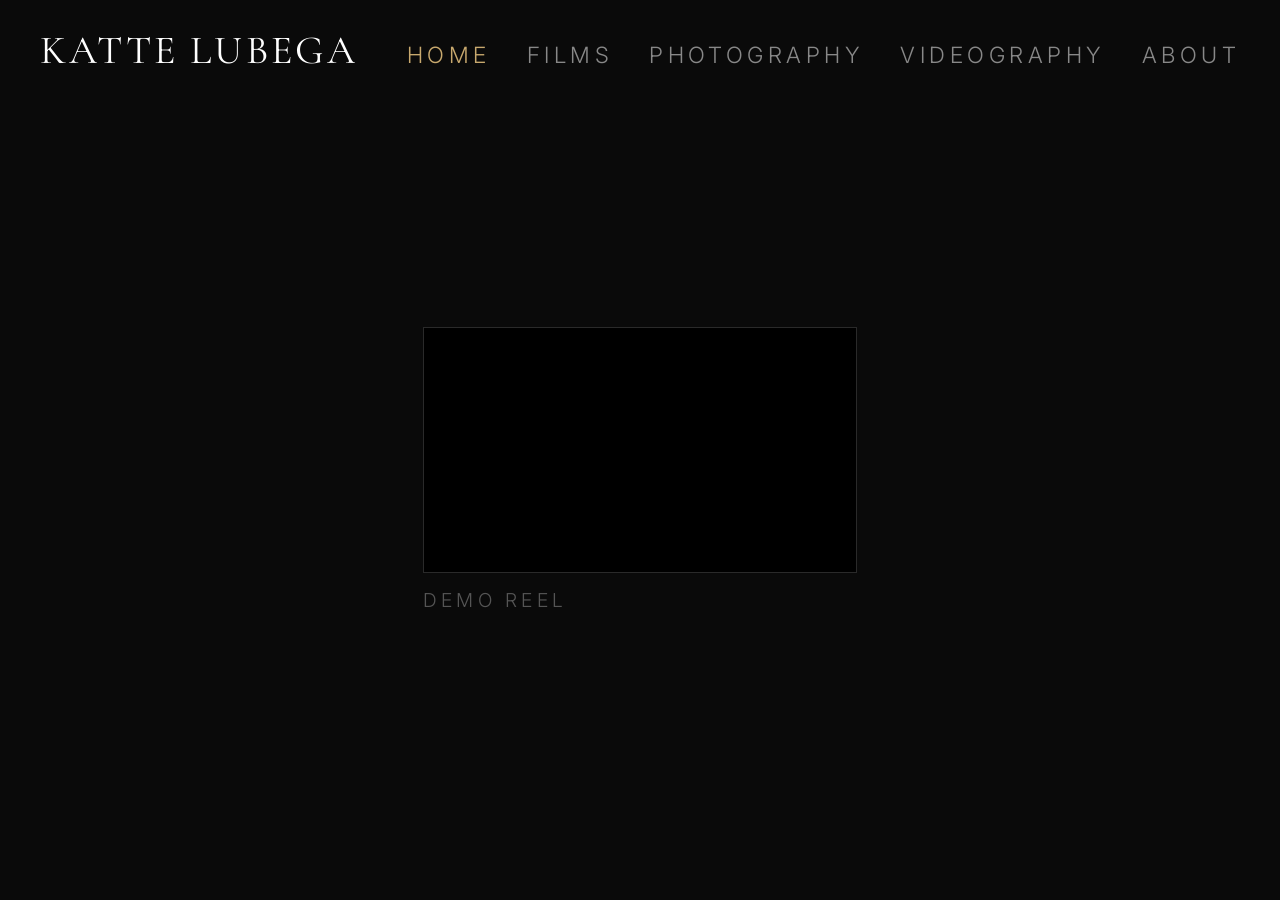
<file: index.html>
<!DOCTYPE html>
<html lang="en">
<head>
  <meta charset="UTF-8" />
  <meta name="viewport" content="width=device-width, initial-scale=1.0" />
  <title>Portfolio — Home</title>
  <meta name="description" content="Filmmaking portfolio — films, photography, videography." />

  <!-- Fonts -->
  <link rel="preconnect" href="https://fonts.googleapis.com" />
  <link rel="preconnect" href="https://fonts.gstatic.com" crossorigin />
  <link href="https://fonts.googleapis.com/css2?family=Cormorant+Garamond:wght@300;400;500&family=Inter:wght@300;400&display=swap" rel="stylesheet" />
  <!-- Icons -->
  <link rel="stylesheet" href="https://cdn.jsdelivr.net/npm/@fortawesome/fontawesome-free@6.4.0/css/all.min.css" />

  <link rel="stylesheet" href="css/style.css" />

  <style>
    /* Home-only overrides */
    body { overflow-x: hidden; }   /* prevent horizontal scroll, allow vertical if needed */

    /* subtle grain overlay */
    body::after {
      content: '';
      position: fixed;
      inset: 0;
      background-image: url("data:image/svg+xml,%3Csvg viewBox='0 0 256 256' xmlns='http://www.w3.org/2000/svg'%3E%3Cfilter id='n'%3E%3CfeTurbulence type='fractalNoise' baseFrequency='0.9' numOctaves='4' stitchTiles='stitch'/%3E%3C/filter%3E%3Crect width='100%25' height='100%25' filter='url(%23n)' opacity='0.04'/%3E%3C/svg%3E");
      pointer-events: none;
      z-index: 0;
      opacity: 0.5;
    }

    #home-page { z-index: 1; }

    #site-nav { background: transparent !important; border-bottom: none !important; }
  </style>
</head>
<body>

  <!-- ── Navigation ─────────────────────────────────── -->
  <nav id="site-nav">
    <a class="nav-name" id="nav-name-link" href="index.html">Your name</a>

    <ul class="nav-links" id="nav-links">
      <!-- rendered by nav.js -->
    </ul>

    <button class="nav-hamburger" id="hamburger-btn" aria-label="Menu">
      <span></span><span></span><span></span>
    </button>
  </nav>

  <!-- Mobile Overlay -->
  <div class="nav-mobile-overlay" id="mobile-overlay"></div>

  <!-- ── Home: full-screen video ────────────────────── -->
  <main id="home-page">
    <div class="home-video-wrap" id="home-video-container">
      <!-- Vimeo embed injected by render.js -->
    </div>
  </main>

  <!-- Scripts -->
  <script src="data/config.js"></script>
  <script src="js/nav.js"></script>
  <script src="js/main.js"></script>
  <script>
    renderNav();

    /* ── Inject home video ── */
    (function() {
      const h = CONFIG.home;
      const wrap = document.getElementById('home-video-container');
      wrap.innerHTML = `
        <div class="vimeo-wrapper">
          <iframe
            src="https://player.vimeo.com/video/${h.vimeoId}?autoplay=0&color=c8a96e&title=0&byline=0&portrait=0"
            allow="autoplay; fullscreen; picture-in-picture; allowfullscreen"
            title="${h.title}">
          </iframe>
        </div>
        <p class="home-video-title">${h.subtitle}</p>
      `;
    })();

    /* Update page title */
    document.title = CONFIG.name;
  </script>
</body>
</html>
</file>
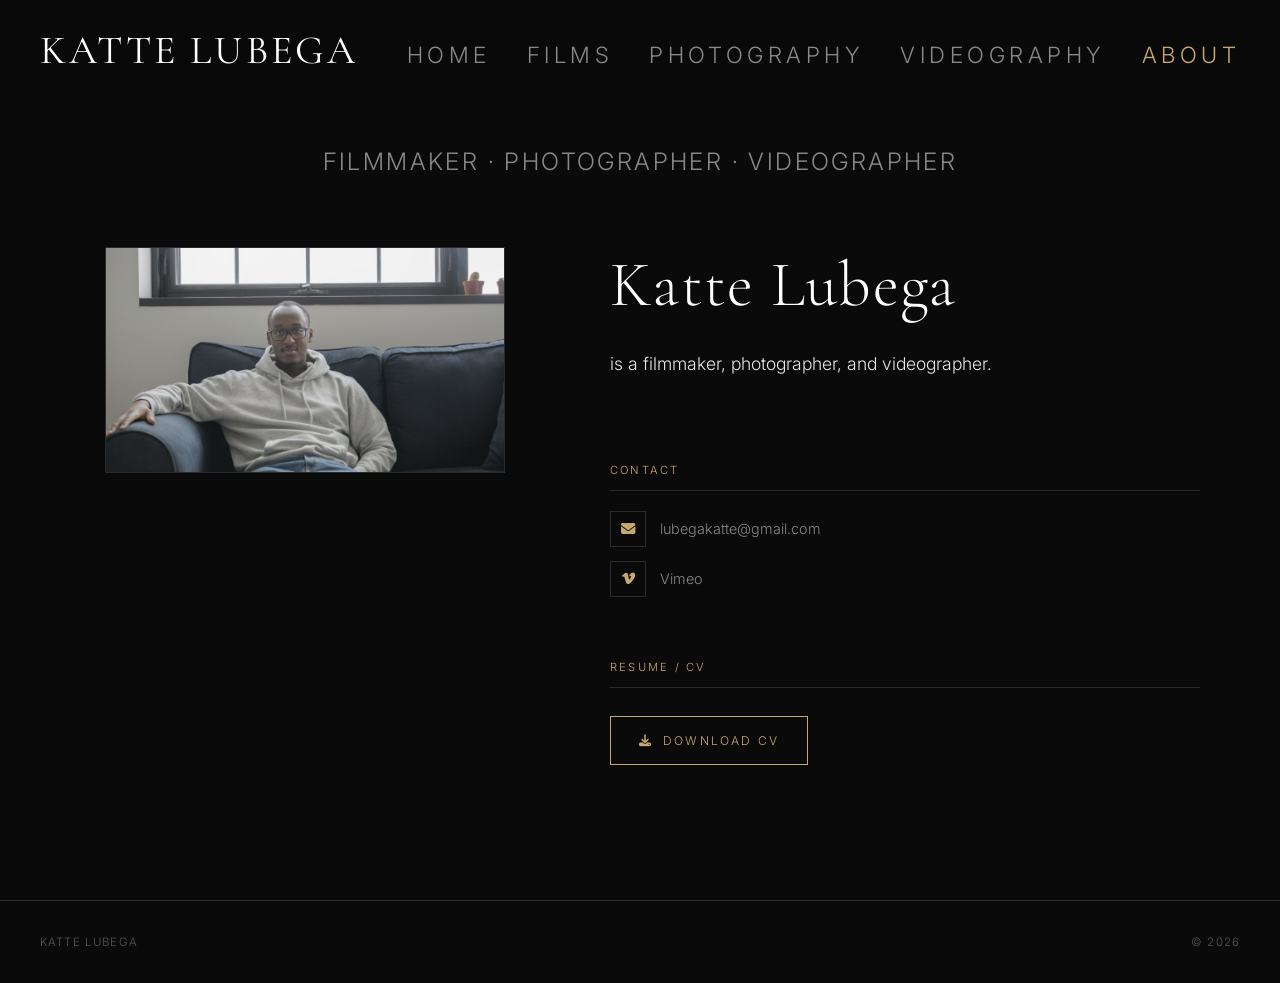
<file: about.html>
<!DOCTYPE html>
<html lang="en">
<head>
  <meta charset="UTF-8" />
  <meta name="viewport" content="width=device-width, initial-scale=1.0" />
  <title>About</title>

  <!-- Fonts -->
  <link rel="preconnect" href="https://fonts.googleapis.com" />
  <link rel="preconnect" href="https://fonts.gstatic.com" crossorigin />
  <link href="https://fonts.googleapis.com/css2?family=Cormorant+Garamond:wght@300;400;500&family=Inter:wght@300;400&display=swap" rel="stylesheet" />
  <!-- Icons -->
  <link rel="stylesheet" href="https://cdn.jsdelivr.net/npm/@fortawesome/fontawesome-free@6.4.0/css/all.min.css" />

  <link rel="stylesheet" href="css/style.css" />
</head>
<body>

  <!-- ── Navigation ─────────────────────────────────── -->
  <nav id="site-nav" class="solid">
    <a class="nav-name" id="nav-name-link" href="index.html">YOUR NAME</a>

    <ul class="nav-links" id="nav-links"></ul>

    <button class="nav-hamburger" id="hamburger-btn" aria-label="Menu">
      <span></span><span></span><span></span>
    </button>
  </nav>

  <!-- Mobile Overlay -->
  <div class="nav-mobile-overlay" id="mobile-overlay"></div>

  <!-- ── About ──────────────────────────────────────── -->
  <main class="page-content">
    <div class="container">

      <header class="page-header fade-in">
         <p id="about-tagline"></p>
      </header>

      <div class="about-grid">

        <!-- ── Portrait column ── -->
        <aside class="about-portrait fade-in">
          <div id="portrait-wrap">
            <!-- portrait injected by JS -->
          </div>
        </aside>

        <!-- ── Info column ── -->
        <section class="about-content">

          <!-- Bio -->
          <div class="about-bio fade-in">
            <h2 id="about-name"></h2>
            <div id="about-bio-text"></div>
          </div>

          <!-- Contact -->
          <div class="fade-in">
            <p class="about-section-title">Contact</p>
            <ul class="contact-list" id="contact-list">
              <!-- rendered by JS -->
            </ul>
          </div>

          <!-- Resume -->
          <div class="fade-in">
            <p class="about-section-title">Resume / CV</p>
            <a id="resume-btn" class="resume-btn" href="#" download>
              <i class="fas fa-download"></i>
              <span id="resume-label">Download CV</span>
            </a>
           </div>

        </section>
      </div>

    </div>
  </main>

  <footer>
    <span id="footer-name"></span>
    <span id="footer-year"></span>
  </footer>

  <!-- Scripts -->
  <script src="data/config.js"></script>
  <script src="js/nav.js"></script>
  <script src="js/main.js"></script>
  <script>
    renderNav();
    document.title = 'About — ' + CONFIG.name;
    document.getElementById('footer-name').textContent = CONFIG.name;
    document.getElementById('footer-year').textContent = '© ' + new Date().getFullYear();

    const ab = CONFIG.about;

    /* tagline */
    document.getElementById('about-tagline').textContent = CONFIG.tagline;

    /* name heading */
    document.getElementById('about-name').textContent = CONFIG.name;

    /* portrait */
    const portraitWrap = document.getElementById('portrait-wrap');
    if (ab.portrait) {
      portraitWrap.innerHTML = `<img src="${ab.portrait}" alt="Portrait of ${CONFIG.name}" />`;
    } else {
      portraitWrap.innerHTML = `
        <div class="about-portrait-placeholder">
          <i class="fas fa-user" style="font-size:2rem; color:var(--border);"></i>
          <span>Add portrait.jpg<br>to assets/</span>
        </div>`;
    }

    /* bio */
    const bioEl = document.getElementById('about-bio-text');
    ab.bio.forEach(para => {
      const p = document.createElement('p');
      p.textContent = para;
      bioEl.appendChild(p);
    });

    /* contact */
    const contactList = document.getElementById('contact-list');
    const contacts = [
      { icon: 'fa-envelope',   href: 'mailto:' + ab.email,    label: ab.email,     show: ab.email },
      { icon: 'fa-brands fa-instagram', href: ab.instagram,   label: '@' + (ab.instagram || '').split('/').pop(), show: ab.instagram },
      { icon: 'fa-brands fa-vimeo-v',   href: ab.vimeo,       label: 'Vimeo',      show: ab.vimeo }
    ];

    contacts.filter(c => c.show).forEach(c => {
      const li = document.createElement('li');
      li.innerHTML = `
        <span class="contact-icon"><i class="fas ${c.icon}"></i></span>
        <a href="${c.href}" target="_blank" rel="noopener noreferrer">${c.label}</a>
      `;
      contactList.appendChild(li);
    });

    /* resume */
    const resumeBtn = document.getElementById('resume-btn');
    resumeBtn.href = ab.resumeFile || 'assets/resume.pdf';
    document.getElementById('resume-label').textContent = ab.resumeLabel || 'Download CV / Resume';
  </script>
</body>
</html>
</file>
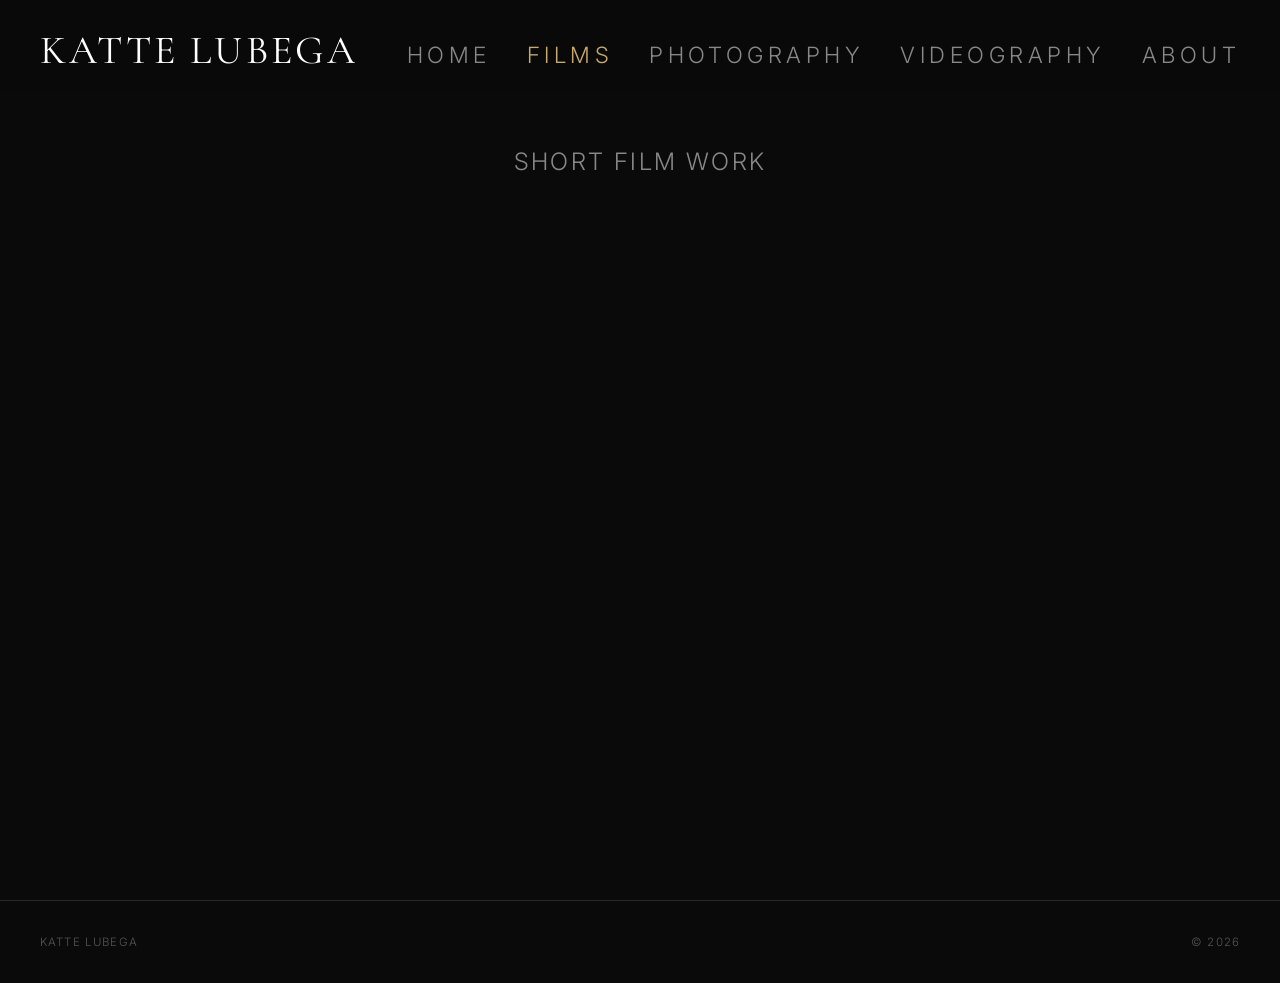
<file: films.html>
<!DOCTYPE html>
<html lang="en">
<head>
  <meta charset="UTF-8" />
  <meta name="viewport" content="width=device-width, initial-scale=1.0" />
  <title>Films</title>

  <!-- Fonts -->
  <link rel="preconnect" href="https://fonts.googleapis.com" />
  <link rel="preconnect" href="https://fonts.gstatic.com" crossorigin />
  <link href="https://fonts.googleapis.com/css2?family=Cormorant+Garamond:wght@300;400;500&family=Inter:wght@300;400&display=swap" rel="stylesheet" />
  <!-- Icons -->
  <link rel="stylesheet" href="https://cdn.jsdelivr.net/npm/@fortawesome/fontawesome-free@6.4.0/css/all.min.css" />

  <link rel="stylesheet" href="css/style.css" />
</head>
<body>

  <!-- ── Navigation ─────────────────────────────────── -->
  <nav id="site-nav" class="solid">
    <a class="nav-name" id="nav-name-link" href="index.html">YOUR NAME</a>

    <ul class="nav-links" id="nav-links"></ul>

    <button class="nav-hamburger" id="hamburger-btn" aria-label="Menu">
      <span></span><span></span><span></span>
    </button>
  </nav>

  <!-- Mobile Overlay -->
  <div class="nav-mobile-overlay" id="mobile-overlay"></div>

  <!-- ── Films ──────────────────────────────────────── -->
  <main class="page-content">
    <div class="container">

      <header class="page-header fade-in">
        <p> Short Film Work</p>
      </header>

      <section class="films-list" id="films-list">
        <!-- rendered by JS -->
      </section>

    </div>
  </main>

  <footer>
    <span id="footer-name"></span>
    <span id="footer-year"></span>
  </footer>

  <!-- Scripts -->
  <script src="data/config.js"></script>
  <script src="js/nav.js"></script>
  <script src="js/main.js"></script>
  <script>
    renderNav();
    document.title = 'Films — ' + CONFIG.name;
    document.getElementById('footer-name').textContent = CONFIG.name;
    document.getElementById('footer-year').textContent = '© ' + new Date().getFullYear();

    /* ── Render films ── */
    const list = document.getElementById('films-list');
    CONFIG.films.forEach((film, i) => {
      const item = document.createElement('article');
      item.className = 'film-item fade-in';
      item.style.transitionDelay = (i * 0.08) + 's';
      item.innerHTML = `
        <div class="film-embed">
          <div class="vimeo-wrapper">
            <iframe
              src="https://player.vimeo.com/video/${film.vimeoId}?color=c8a96e&title=0&byline=0&portrait=0"
              allow="autoplay; fullscreen; picture-in-picture; allowfullscreen"
              title="${film.title}">
            </iframe>
          </div>
        </div>
        <div class="film-info">
          <div class="film-meta">
            <span>${film.year}</span>
            <span>${film.duration}</span>
          </div>
          <h2>${film.title}</h2>
          <div class="film-divider"></div>
          <p>${film.synopsis}</p>
        </div>
      `;
      list.appendChild(item);
    });
  </script>
</body>
</html>
</file>
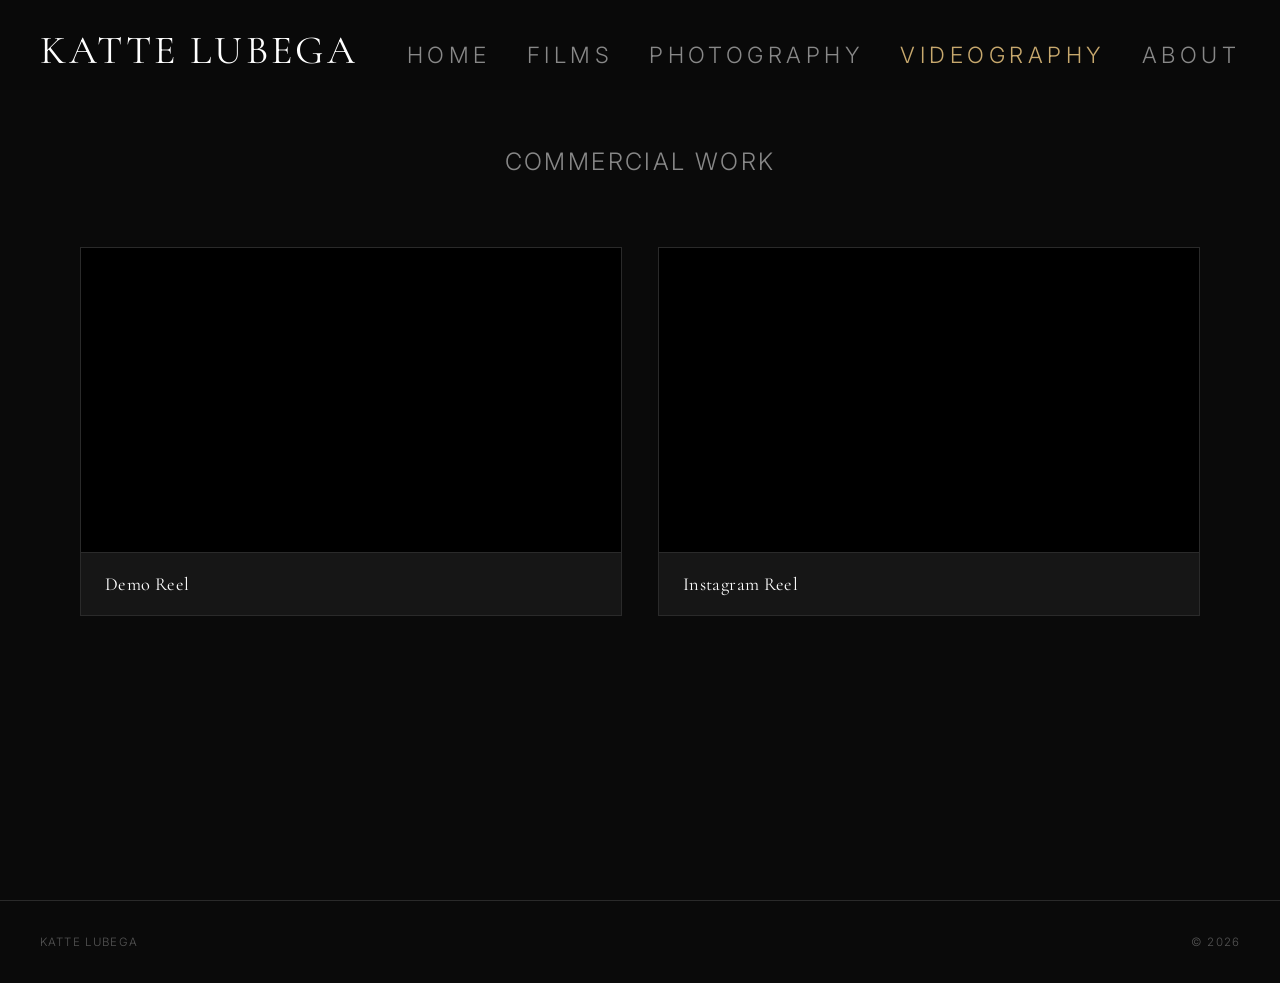
<file: videography.html>
<!DOCTYPE html>
<html lang="en">
<head>
  <meta charset="UTF-8" />
  <meta name="viewport" content="width=device-width, initial-scale=1.0" />
  <title>Videography</title>

  <!-- Fonts -->
  <link rel="preconnect" href="https://fonts.googleapis.com" />
  <link rel="preconnect" href="https://fonts.gstatic.com" crossorigin />
  <link href="https://fonts.googleapis.com/css2?family=Cormorant+Garamond:wght@300;400;500&family=Inter:wght@300;400&display=swap" rel="stylesheet" />
  <!-- Icons -->
  <link rel="stylesheet" href="https://cdn.jsdelivr.net/npm/@fortawesome/fontawesome-free@6.4.0/css/all.min.css" />

  <link rel="stylesheet" href="css/style.css" />
</head>
<body>

  <!-- ── Navigation ─────────────────────────────────── -->
  <nav id="site-nav" class="solid">
    <a class="nav-name" id="nav-name-link" href="index.html">YOUR NAME</a>

    <ul class="nav-links" id="nav-links"></ul>

    <button class="nav-hamburger" id="hamburger-btn" aria-label="Menu">
      <span></span><span></span><span></span>
    </button>
  </nav>

  <!-- Mobile Overlay -->
  <div class="nav-mobile-overlay" id="mobile-overlay"></div>

  <!-- ── Videography ────────────────────────────────── -->
  <main class="page-content">
    <div class="container">

      <header class="page-header fade-in">
        <p>COMMERCIAL WORK</p>
        
      </header>

      
      <div class="video-grid" id="video-grid">
        <!-- rendered by JS -->
      </div>

    </div>
  </main>

  <footer>
    <span id="footer-name"></span>
    <span id="footer-year"></span>
  </footer>

  <style>
    .filter-btn {
      background: none;
      border: 1px solid var(--border);
      color: var(--text-muted);
      font-size: 0.68rem;
      letter-spacing: 0.16em;
      text-transform: uppercase;
      padding: 8px 18px;
      cursor: pointer;
      transition: all 0.25s ease;
    }
    .filter-btn:hover,
    .filter-btn.active {
      border-color: var(--accent);
      color: var(--accent);
    }
  </style>

  <!-- Scripts -->
  <script src="data/config.js"></script>
  <script src="js/nav.js"></script>
  <script src="js/main.js"></script>
  <script>
    renderNav();
    document.title = 'Videography — ' + CONFIG.name;
    document.getElementById('footer-name').textContent = CONFIG.name;
    document.getElementById('footer-year').textContent = '© ' + new Date().getFullYear();

   
    /* ── Render video grid ── */
    const grid = document.getElementById('video-grid');

    function renderVideos() {
      grid.innerHTML = '';
      const filtered = CONFIG.videography;

      filtered.forEach((vid, i) => {
        const card = document.createElement('article');
        card.className = 'video-card fade-in';
        card.style.transitionDelay = (i * 0.07) + 's';
        card.innerHTML = `
          <div class="vimeo-wrapper">
    	    <iframe
             src="https://player.vimeo.com/video/${vid.vimeoId}?color=c8a96e&title=0&byline=0&portrait=0"
             allow="autoplay; fullscreen; picture-in-picture; allowfullscreen"
             title="${vid.title}">
            </iframe>
          </div>
          <div class="video-card-info">
            <h3>${vid.title}</h3>
          </div>
        `;
        grid.appendChild(card);
      });

      // Re-trigger fade-in observer
      document.querySelectorAll('.fade-in:not(.visible)').forEach(el => {
        const obs = new IntersectionObserver(entries => {
          entries.forEach(e => {
            if (e.isIntersecting) { e.target.classList.add('visible'); obs.unobserve(e.target); }
          });
        }, { threshold: 0.05 });
        obs.observe(el);
      });
    }

    renderVideos();
  </script>
</body>
</html>
</file>
<file: css/style.css>
/* ============================================================
   FILMMAKING PORTFOLIO — Global Styles
   ============================================================ */

/* ── Reset & Variables ─────────────────────────────────── */
*, *::before, *::after { box-sizing: border-box; margin: 0; padding: 0; }

:root {
  --bg:          #0a0a0a;
  --bg-alt:      #111111;
  --bg-card:     #161616;
  --border:      #2a2a2a;
  --accent:      #c8a96e;        /* warm gold */
  --accent-dim:  rgba(200,169,110,0.15);
  --text:        #e8e8e8;
  --text-muted:  #888888;
  --text-dim:    #555555;
  --white:       #ffffff;
  --font-serif:  'Cormorant Garamond', 'Georgia', serif;
  --font-sans:   'Inter', 'Helvetica Neue', Arial, sans-serif;
  --nav-h:       90px;
  --max-w:       1200px;
  --transition:  0.3s ease;
}

html { font-size: 16px; scroll-behavior: smooth; }

body {
  background: var(--bg);
  color: var(--text);
  font-family: var(--font-sans);
  font-weight: 300;
  line-height: 1.6;
  min-height: 100vh;
  overflow-x: hidden;
}

/* ── Typography ─────────────────────────────────────────── */
h1, h2, h3 {
  font-family: var(--font-serif);
  font-weight: 300;
  letter-spacing: 0.02em;
  line-height: 1.2;
}

a { color: inherit; text-decoration: none; transition: color var(--transition); }
a:hover { color: var(--accent); }

p { line-height: 1.8; }

/* ── Navigation ─────────────────────────────────────────── */
#site-nav {
  position: fixed;
  top: 0; left: 0; right: 0;
  z-index: 100;
  height: var(--nav-h);
  display: flex;
  align-items: baseline;
  justify-content: space-between;
  padding:18px 40px 0 40px;
  background: linear-gradient(to bottom, rgba(10,10,10,0.95) 0%, rgba(10,10,10,0.0) 100%);
  transition: background var(--transition);
}

#site-nav.scrolled,
#site-nav.solid {
  background: rgba(10,10,10,0.97);
  border-bottom: none;
}

/* Name / Logo */
.nav-name {
  font-family: var(--font-serif);
  font-size: 2.5rem;
  font-weight: 400;
  letter-spacing: 0.08em;
  text-transform: uppercase;
  color: var(--white);
  white-space: nowrap;
  transition: color var(--transition);
}
.nav-name:hover { color: var(--accent); }

/* Nav links */
.nav-links {
  display: flex;
  gap: 36px;
  list-style: none;
  align-items: flex-start;
}

.nav-links a {
  font-size: 1.4rem;
  letter-spacing: 0.2em;
  text-transform: uppercase;
  color: var(--text-muted);
  position: relative;
  padding-bottom: 3px;
  transition: color var(--transition);
}

.nav-links a::after {
  content: none;
}

.nav-links a:hover,
.nav-links a.active {
  color: var(--accent);
  opacity : 1;
}

.nav-links a:hover::after,
.nav-links a.active::after {
  width: 100%;
}

/* Hamburger (mobile) */
.nav-hamburger {
  display: none;
  flex-direction: column;
  gap: 5px;
  cursor: pointer;
  padding: 4px;
  background: none;
  border: none;
}

.nav-hamburger span {
  display: block;
  width: 24px; height: 1px;
  background: var(--text);
  transition: transform var(--transition), opacity var(--transition);
}

.nav-hamburger.open span:nth-child(1) { transform: translateY(6px) rotate(45deg); }
.nav-hamburger.open span:nth-child(2) { opacity: 0; }
.nav-hamburger.open span:nth-child(3) { transform: translateY(-6px) rotate(-45deg); }

/* Mobile menu overlay */
.nav-mobile-overlay {
  display: none;
  position: fixed;
  inset: 0;
  background: rgba(10,10,10,0.98);
  z-index: 99;
  flex-direction: column;
  align-items: center;
  justify-content: center;
  gap: 40px;
}

.nav-mobile-overlay.open { display: flex; }

.nav-mobile-overlay a {
  font-family: var(--font-serif);
  font-size: 2.2rem;
  letter-spacing: 0.06em;
  color: var(--text-muted);
  transition: color var(--transition);
}

.nav-mobile-overlay a:hover,
.nav-mobile-overlay a.active {
  color: var(--white);
}

/* ── Page wrapper (all inner pages) ─────────────────────── */
.page-content {
  padding-top: calc(var(--nav-h) + 40px);
  padding-bottom: 80px;
  min-height: 100vh;
}

.container {
  max-width: var(--max-w);
  margin: 0 auto;
  padding: 0 40px;
}
.container.full-bleed {
  max-width: none;
  padding: 0 20px; 
}

/* ── Page headings ──────────────────────────────────────── */
.page-header {
  margin-bottom: 60px;
  padding-bottom: 24px;
  border-bottom: 1px solid var(--border);
}

.page-header h1 {
  font-size: clamp(2rem, 3vw, 2.4rem);
  color: var(--white);
}

.page-header p {
  margin-top: 10px;
  color: var(--text-muted);
  font-size: 1.5rem;
  letter-spacing: 0.1em;
  text-transform: uppercase;
}

/* ── Vimeo embed wrapper ────────────────────────────────── */
.vimeo-wrapper {
  position: relative;
  width: 100%;
  padding-top: 56.25%;   /* 16:9 */
  background: #000;
  overflow: hidden;
}

.vimeo-wrapper iframe {
  position: absolute;
  inset: 0;
  width: 100%;
  height: 100%;
  border: none;
}

/* ── Films Page ─────────────────────────────────────────── */
.films-list {
  display: flex;
  flex-direction: column;
  gap: 80px;
}

.film-item {
  display: grid;
  grid-template-columns: 1fr 1fr;
  gap: 48px;
  align-items: start;
}

.film-item:nth-child(even) .film-embed { order: 2; }
.film-item:nth-child(even) .film-info  { order: 1; }

.film-embed { border: 1px solid var(--border); }

.film-info {
  display: flex;
  flex-direction: column;
  justify-content: center;
  gap: 16px;
  padding: 8px 0;
}

.film-meta {
  display: flex;
  gap: 16px;
  font-size: 0.72rem;
  letter-spacing: 0.14em;
  text-transform: uppercase;
  color: var(--accent);
}

.film-info h2 {
  font-size: clamp(1.6rem, 3vw, 2.4rem);
  color: var(--white);
  line-height: 1.1;
}

.film-info p {
  color: var(--text-muted);
  font-size: 0.95rem;
  line-height: 1.8;
}

.film-divider {
  width: 40px; height: 1px;
  background: var(--accent);
}

/* ── Photography Page ───────────────────────────────────── */
.photo-grid {
  display: grid;
  grid-template-columns: 1fr 1fr; 
  gap: 24px; 
}

@media (min-width: 1200px) {
  .photo-grid {
    columns: 3;
    gap: 24px;
  }
}

.photo-item {
  width: 100%;
  margin: 0;
 
}

.photo-item img {
  width: 100%;
  height: auto;        
  object-fit: cover;
  display: block;  

  border: 1px solid rgba(255,255,255,0.08);
  padding: 4px;                     /* inner breathing room */
  background: var(--bg-card);   
}
.photo-item:hover img {
  transform: scale(1.03);
  filter: grayscale(0%);
}

/* Lightbox */
.lightbox {
  display: none;
  position: fixed;
  inset: 0;
  background: rgba(0,0,0,0.96);
  z-index: 200;
  align-items: center;
  justify-content: center;
  flex-direction: column;
}

.lightbox.open { display: flex; }

.lightbox img {
  max-width: 92vw;
  max-height: 88vh;
  object-fit: contain;
  border: 1px solid var(--border);
}

.lightbox-close {
  position: absolute;
  top: 24px; right: 32px;
  font-size: 2rem;
  color: var(--text-muted);
  cursor: pointer;
  background: none;
  border: none;
  line-height: 1;
  transition: color var(--transition);
}

.lightbox-close:hover { color: var(--white); }

.lightbox-caption {
  margin-top: 16px;
  font-size: 0.8rem;
  letter-spacing: 0.1em;
  text-transform: uppercase;
  color: var(--text-muted);
}

.lightbox-nav {
  position: absolute;
  top: 50%; transform: translateY(-50%);
  background: none; border: none;
  color: var(--text-muted);
  font-size: 2rem;
  cursor: pointer;
  padding: 16px;
  transition: color var(--transition);
  user-select: none;
}

.lightbox-nav:hover { color: var(--white); }
.lightbox-prev { left: 16px; }
.lightbox-next { right: 16px; }

/* ── Videography Page ───────────────────────────────────── */
.video-grid {
  display: grid;
  grid-template-columns: repeat(auto-fill, minmax(360px, 1fr));
  gap: 36px;
}
.page-header {
  text-align: center;
  border-bottom: none;
  margin-bottom: 40px;
}

.video-card {
  background: var(--bg-card);
  border: 1px solid var(--border);
  overflow: hidden;
  transition: border-color var(--transition);
}

.video-card:hover { border-color: var(--accent); }

.video-card .vimeo-wrapper { border-bottom: 1px solid var(--border); }

.video-card-info {
  padding: 20px 24px;
}

.video-card-meta {
  font-size: 0.68rem;
  letter-spacing: 0.14em;
  text-transform: uppercase;
  color: var(--accent);
  margin-bottom: 6px;
}

.video-card-info h3 {
  font-size: 1.15rem;
  color: var(--white);
  font-family: var(--font-serif);
  font-weight: 400;
}

/* ── About Page ─────────────────────────────────────────── */
.about-grid {
  display: grid;
  grid-template-columns: 450px 1fr;
  gap: 80px;
  align-items: start;
}

.about-portrait {
  position: sticky;
  top: calc(var(--nav-h) + 40px);
  width: 100%;
}

.about-portrait img {
  width: 100%;
  display: block;
  filter: grayscale(25%);
  border: 1px solid var(--border);
  transition: filter 0.4s ease;
}

.about-portrait img:hover { filter: grayscale(0%); }

.about-portrait-placeholder {
  width: 100%;
  aspect-ratio: 3/4;
  background: var(--bg-card);
  border: 1px solid var(--border);
  display: flex;
  align-items: center;
  justify-content: center;
  color: var(--text-dim);
  font-size: 0.8rem;
  letter-spacing: 0.1em;
  text-transform: uppercase;
  flex-direction: column;
  gap: 8px;
}


.about-content {
  display: flex;
  flex-direction: column;
  gap: 40px;
 }
.about-bio h2 {
  font-size: 4rem;
  color: var(--white);
  margin-bottom: 24px;
}

.about-bio p {
  font-size: 1.1rem;
  line-height: 1.8;
  margin-bottom: 20px;
  max-width:700px;
}

.about-section-title {
  font-size: 0.7rem;
  letter-spacing: 0.2em;
  text-transform: uppercase;
  color: var(--accent);
  margin-bottom: 20px;
  margin-top: 20px;
  padding-bottom: 10px;
  border-bottom: 1px solid var(--border);
}
  @media (max-width: 900px) {
  .about-grid {
    grid-template-columns: 1fr;
    gap: 40px;
  }
}
  
  .about-portrait {
    position: static;
    max-width: 400px;
    margin: 0 auto; 
  }
.contact-list {
  list-style: none;
  display: flex;
  flex-direction: column;
  gap: 14px;
}

.contact-list li {
  display: flex;
  align-items: center;
  gap: 14px;
  font-size: 0.9rem;
  color: var(--text-muted);
}

.contact-list a:hover { color: var(--accent); }

.contact-icon {
  width: 36px; height: 36px;
  display: flex;
  align-items: center;
  justify-content: center;
  border: 1px solid var(--border);
  color: var(--accent);
  flex-shrink: 0;
  font-size: 0.9rem;
}

/* Resume Download */
.resume-btn {
  display: inline-flex;
  align-items: center;
  gap: 10px;
  padding: 14px 28px;
  border: 1px solid var(--accent);
  color: var(--accent);
  font-size: 0.75rem;
  letter-spacing: 0.18em;
  text-transform: uppercase;
  transition: all var(--transition);
  margin-top: 8px;
}

.resume-btn:hover {
  background: var(--accent);
  color: var(--bg);
}

/* ── Home Page ──────────────────────────────────────────── */
#home-page {
  min-height: 100vh;
  height: auto;
  width: 100vw;
  display: flex;
  align-items: center;
  justify-content: center;
  position: relative;
  overflow: hidden;
  background: var(--bg);
  padding: 120px 20px;
}

.home-video-wrap {
  width: 35%;
  position: relative;
}
.home-video-wrap .vimeo-wrapper {
  border: 1px solid var(--border);
}

.home-video-title {
  position: absolute;
  bottom: -44px;
  left: 0;
  font-size: 1.2rem;
  letter-spacing: 0.22em;
  text-transform: uppercase;
  color: var(--text-dim);
}

/* ── Scroll fade-in ─────────────────────────────────────── */
.fade-in {
  opacity: 0;
  transform: translateY(20px);
  transition: opacity 0.7s ease, transform 0.7s ease;
}

.fade-in.visible {
  opacity: 1;
  transform: none;
}

/* ── Footer ─────────────────────────────────────────────── */
footer {
  border-top: 1px solid var(--border);
  padding: 32px 40px;
  display: flex;
  justify-content: space-between;
  align-items: center;
  color: var(--text-dim);
  font-size: 0.72rem;
  letter-spacing: 0.1em;
  text-transform: uppercase;
}

/* ── Responsive ─────────────────────────────────────────── */
@media (max-width: 1200px) {
  .nav-name { font-size: 2.5rem; }
  .nav-links a { font-size: 1.5rem; }
  .nav-links { gap: 24px; }
}

@media (max-width: 1024px) {
  #home-page { padding: 100px 20px; }
  .home-video-wrap { width: 40%; }
  .nav-name { font-size: 2.2rem; margin-top: -5px; }
  .nav-links a { font-size: 1.4rem; }
  .nav-links { gap: 20px; }
}

@media (max-width: 768px) {
  #home-page { padding: 80px 20px; }
  .home-video-wrap { width: 60%; }
  .nav-name { font-size: 2rem; }
  .nav-links a { font-size: 1.2rem; }
  .nav-links { gap: 16px; }
}

@media (max-width: 900px) {
  #site-nav { padding: 0 24px; }

  .container { padding: 0 24px; }
   
  .container.full-bleed {
    max-width: none;
    padding: 0 24px;
  }

  .film-item {
    grid-template-columns: 1fr;
    gap: 24px;
  }

  .film-item:nth-child(even) .film-embed { order: 0; }
  .film-item:nth-child(even) .film-info  { order: 0; }

  .photo-grid { columns: 2; }

  .video-grid { grid-template-columns: 1fr; }

  .about-grid {
  display: grid;
  grid-template-columns: 420px 1fr;
  gap: 80px;
  align-items: start;

}

  .about-portrait { position: static; max-width: 320px; }

  .nav-links { display: none; }
  .nav-hamburger { display: flex; }

  footer { flex-direction: column; gap: 8px; text-align: center; }
}

@media (max-width: 540px) {
  :root { --nav-h: 60px; }
  .home-video-wrap { width: 85vw; }
  .photo-grid { columns: 1; }
  .page-content { padding-top: calc(var(--nav-h) + 24px); }
  .container { padding: 0 16px; }
  footer { padding: 24px 16px; }
}
</file>
